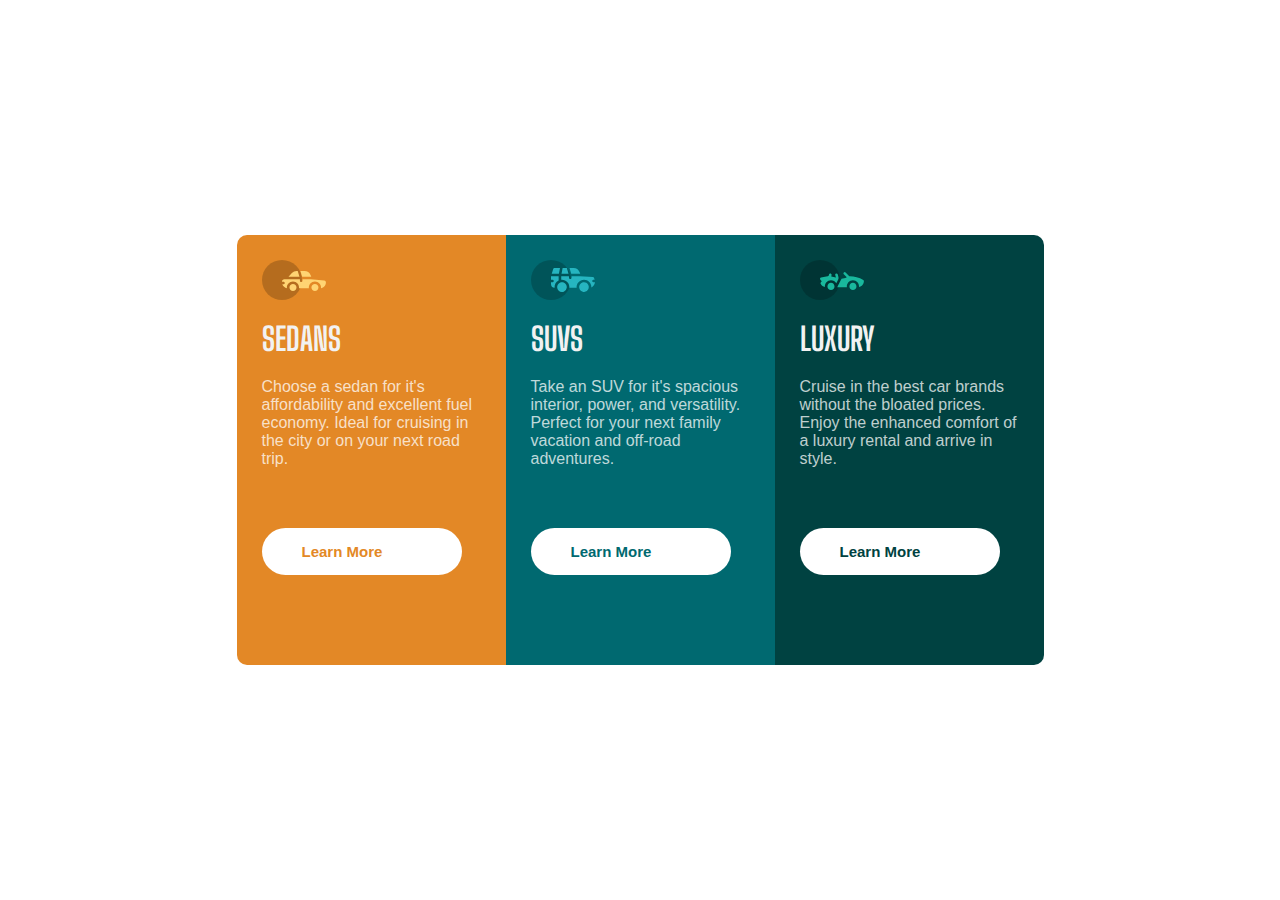
<file: index.html>
<!DOCTYPE html>
<html lang="en">

<head>
    <meta charset="UTF-8">
    <meta http-equiv="X-UA-Compatible" content="IE=edge">
    <meta name="viewport" content="width=device-width, initial-scale=1.0">
    <link rel="stylesheet" href="app.css">
    <title>CSS Flexbox Layout</title>
</head>

<body>
    <div class="panel">

        <div class="box car-model-1">
            <div class="content">
                <img src="./images/icon-sedans.svg" alt="Sedans" class="car-image">
                <h1 class="car"> Sedans</h1>
                <p class="car-features">Choose a sedan for it's affordability and excellent fuel economy.
                    Ideal for cruising in the city or on your next road trip.</p>
                <a href="#/" class="btn car-button1">Learn More</a>
            </div>
        </div>

        <div class="box car-model-2">
            <div class="content">
                <img src="./images/icon-suvs.svg" alt="SUVS" class="car-image">
                <h1 class="car">SUVS</h1>
                <p class="car-features">Take an SUV for it's spacious interior, power, and versatility. Perfect for
                    your next family vacation and off-road adventures.
                </p>
                <a href="#/" class="btn car-button2">Learn More</a>
            </div>
        </div>

        <div class="box car-model-3">
            <div class="content">
                <img src="./images/icon-luxury.svg" alt="luxury" class="car-image">
                <h1 class="car">Luxury</h1>
                <p class="car-features">Cruise in the best car brands without the bloated prices. Enjoy the enhanced
                    comfort
                    of a luxury rental and arrive in style.</p>
                <a href="#/" class="btn car-button3">Learn More</a>
            </div>
        </div>
    </div>
</body>

</html>
</file>
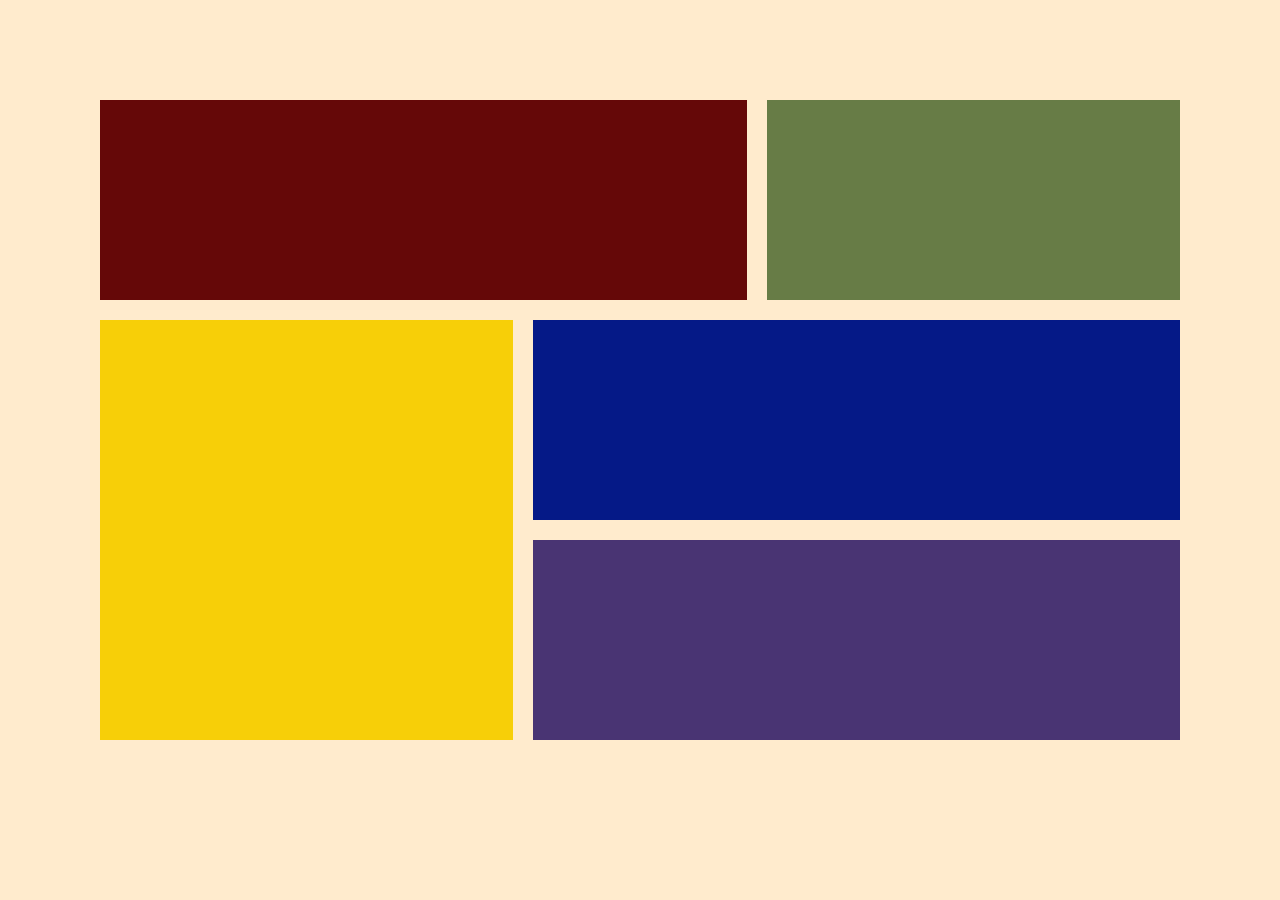
<file: grid.html>
<!DOCTYPE html>
<html lang="en">

<head>
    <meta charset="UTF-8">
    <meta http-equiv="X-UA-Compatible" content="IE=edge">
    <meta name="viewport" content="width=device-width, initial-scale=1.0">
    <link rel="stylesheet" href="style.css">
    <title>Grid Layout</title>
</head>

<body>
    <div class="container">
        <div class="content">
            <div class="box1"></div>
            <div class="box2"></div>
            <div class="box3"></div>
            <div class="box4"></div>
            <div class="box5"></div>
        </div>
    </div>
</body>

</html>
</file>
<file: app.css>
@import url('https://fonts.googleapis.com/css2?family=Poppins&display=swap');
@import url('https://fonts.googleapis.com/css2?family=Big+Shoulders+Display:wght@700&display=swap');

:root {
    /* COLORS */
    /* Primary colors*/
    --Bright-orange: hsl(31, 77%, 52%);
    --Dark-cyan: hsl(184, 100%, 22%);
    --very-dark-cyan: hsl(179, 100%, 13%);

    /* Neutral colors */
    --transparent-white: hsla(0, 0%, 100%, 0.75);
    --very-light-gray: hsl(0, 0%, 95%);
}


* {
    box-sizing: border-box;
    margin: 0;
    padding: 0;
    font-family: 'Lexend Deca', sans-serif;
    font-family: 'Big Shoulders Display', cursive;

}

body {
    display: flex;
    justify-content: center;
    align-items: center;
    min-height: 100vh;
    width: 100%;
}

.panel {
    padding: 15px 25px;
    width: 100%;
    max-width: 1440px;
    display: flex;
    text-align: center;
    justify-content: center;
    align-items: center;
    flex-wrap: wrap;
}

.box {
    width: 269px;
    padding: 15px;
    min-height: 430px;
}

.car-image {
    display: flex;
}

.car-model-1 {
    background-color: var(--Bright-orange);
    border-top-left-radius: 10px;
    border-bottom-left-radius: 10px;
}

.car-model-2 {
    background-color: var(--Dark-cyan);
}

.car-model-3 {
    background-color: var(--very-dark-cyan);
    border-top-right-radius: 10px;
    border-bottom-right-radius: 10px;
}

.content {
    padding: 10px;
}

.car {
    color: var(--very-light-gray);
    text-transform: uppercase;
    font-family: 'Big Shoulders Display', cursive;
    margin: 20px 0;
    display: flex;
}

.car-features {
    color: var(--transparent-white);
    font-family: 'Lexend Deca', sans-serif;
    display: flex;
    text-align: left;
}



.btn {
    display: flex;
    width: 200px;
    margin: 60px 0;
    padding: 15px 40px;
    border: 0;
    border-radius: 30px;
    outline: none;
    background-color: #FFF;
    font-size: 15px;
    cursor: pointer;
    font-family: 'Lexend Deca', sans-serif;
    font-weight: 700;
    text-decoration: none;

}

.car-button1 {
    color: var(--Bright-orange);
}

.car-button2 {
    color: var(--Dark-cyan);
}

.car-button3 {
    color: var(--very-dark-cyan);
}

.btn:hover {
    background-color: transparent;
    border: 2px solid #FFF;
    color: #FFF;
    transition: 0.4s;
}
</file>
<file: style.css>
* {
    margin: 0;
    padding: 0;
    box-sizing: border-box;
}

body {
    background-color: blanchedalmond;
    height: 100vh;
}

.container {
    display: grid;

}

.container div {
    padding: 100px;
}

.content {
    display: grid;
    grid-template-areas:
        "a a b"
        "c d d"
        "c e e";
    gap: 20px;
}

.box1 {
    background-color: rgb(101, 8, 8);
    grid-area: a;
}

.box2 {
    background-color: rgb(103, 124, 70);
    grid-area: b;
}

.box3 {
    background-color: rgb(247, 207, 8);
    grid-area: c;
}

.box4 {
    background-color: rgb(5, 25, 135);
    grid-area: d;
}

.box5 {
    background-color: rgb(73, 52, 115);
    grid-area: e;
}
</file>
